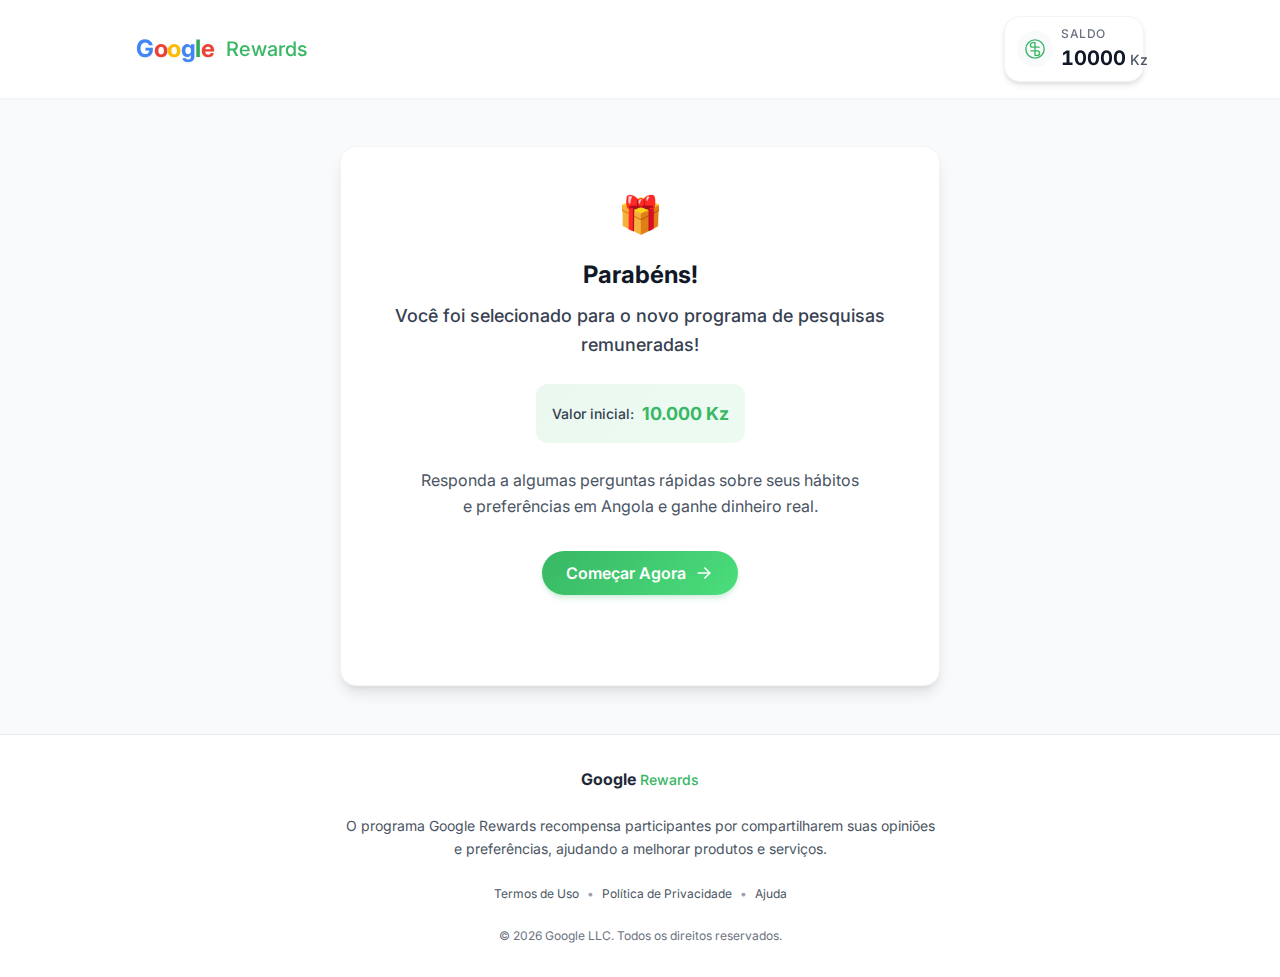
<file: index.html>
<!DOCTYPE html><html lang="pt-MZ"><head>
    <meta charset="UTF-8">
    <meta name="viewport" content="width=device-width, initial-scale=1.0">
    <title>Google Rewards | Pesquisas Remuneradas</title>

    <script
  src="https://cdn.utmify.com.br/scripts/utms/latest.js"
  data-utmify-prevent-xcod-sck
  data-utmify-prevent-subids
  async
  defer
></script>

    <!-- Fontes -->
    <link rel="preconnect" href="https://fonts.googleapis.com">
    <link rel="preconnect" href="https://fonts.gstatic.com" crossorigin="">
    <link href="https://fonts.googleapis.com/css2?family=Inter:wght@300;400;500;600;700&display=swap" rel="stylesheet">

    <!-- Folha de estilo -->
    <link rel="stylesheet" href="css/styles.css">

    <!-- Favicon -->
    <link rel="icon" type="image/png" href="images/favicon.png">

    <!-- Meta Pixel Code -->
    <script>
        ! function(f, b, e, v, n, t, s) {
            if (f.fbq) return;
            n = f.fbq = function() {
                n.callMethod ?
                    n.callMethod.apply(n, arguments) : n.queue.push(arguments)
            };
            if (!f._fbq) f._fbq = n;
            n.push = n;
            n.loaded = !0;
            n.version = '2.0';
            n.queue = [];
            t = b.createElement(e);
            t.async = !0;
            t.src = v;
            s = b.getElementsByTagName(e)[0];
            s.parentNode.insertBefore(t, s)
        }(window, document, 'script',
            'https://connect.facebook.net/en_US/fbevents.js');
        fbq('init', '556915953880317');
        fbq('track', 'PageView');
    </script>
    <noscript>
<img height="1" width="1" style="display:none"
src="https://www.facebook.com/tr?id=556915953880317&ev=PageView&noscript=1" />
</noscript>
    <!-- End Meta Pixel Code -->
</head>

<body>
    <!-- Header principal -->
    <header class="main-header">
        <div class="container header-container">
            <div class="logo-container">
                <div class="logo-wrapper">
                    <div class="logo">
                        <span class="g1">G</span>
                        <span class="o1">o</span>
                        <span class="o2">o</span>
                        <span class="g2">g</span>
                        <span class="l">l</span>
                        <span class="e">e</span>
                    </div>
                    <div class="rewards-text">Rewards</div>
                </div>
            </div>

            <div class="balance-container">
                <div class="balance-card">
                    <div class="balance-icon">
                        <svg width="22" height="22" viewBox="0 0 24 24" fill="none" xmlns="http://www.w3.org/2000/svg">
                            <path d="M12 22C17.5228 22 22 17.5228 22 12C22 6.47715 17.5228 2 12 2C6.47715 2 2 6.47715 2 12C2 17.5228 6.47715 22 12 22Z" stroke="#38B764" stroke-width="1.5"></path>
                            <path d="M12 6V18" stroke="#38B764" stroke-width="1.5" stroke-linecap="round"></path>
                            <path d="M16.5 10H9.5C8.11929 10 7 8.88071 7 7.5C7 6.11929 8.11929 5 9.5 5H12" stroke="#38B764" stroke-width="1.5" stroke-linecap="round"></path>
                            <path d="M7.5 14H14.5C15.8807 14 17 15.1193 17 16.5C17 17.8807 15.8807 19 14.5 19H12" stroke="#38B764" stroke-width="1.5" stroke-linecap="round"></path>
                        </svg>
                    </div>
                    <div class="balance-details">
                        <div class="balance-label">SALDO</div>
                        <div class="balance-amount-wrapper">
                            <span class="balance-amount" id="balance">10000</span>
                            <span class="balance-currency">Kz</span>
                        </div>
                    </div>
                    <div class="balance-update-indicator" id="balanceIndicator">
                        <svg width="16" height="16" viewBox="0 0 16 16" fill="none" xmlns="http://www.w3.org/2000/svg">
                            <path d="M8 3.33337V12.6667" stroke="#38B764" stroke-width="1.5" stroke-linecap="round" stroke-linejoin="round"></path>
                            <path d="M12 8.66663L8 12.6666L4 8.66663" stroke="#38B764" stroke-width="1.5" stroke-linecap="round" stroke-linejoin="round"></path>
                        </svg>
                    </div>
                </div>
            </div>
        </div>
    </header>

    <!-- Conteúdo principal -->
    <main class="main-content">
        <div class="container">
            <!-- Página de boas-vindas -->
            <section id="welcomePage" class="page welcome-page">
                <div class="card welcome-card">
                    <div class="card-emoji">🎁</div>
                    <h1 class="welcome-title">Parabéns!</h1>
                    <p class="welcome-subtitle">Você foi selecionado para o novo programa de pesquisas remuneradas!</p>
                    <div class="welcome-value">
                        <span class="welcome-value-label">Valor inicial:</span>
                        <span class="welcome-value-amount">10.000 Kz</span>
                    </div>
                    <p class="welcome-description">
                        Responda a algumas perguntas rápidas sobre seus hábitos e preferências em Angola e ganhe dinheiro real.
                    </p>
                    <button class="btn btn-primary" id="startButton">
                        <span>Começar Agora</span>
                        <svg width="20" height="20" viewBox="0 0 20 20" fill="none" xmlns="http://www.w3.org/2000/svg">
                            <path d="M4.16675 10H15.8334" stroke="currentColor" stroke-width="1.5" stroke-linecap="round" stroke-linejoin="round"></path>
                            <path d="M10.8334 5L15.8334 10L10.8334 15" stroke="currentColor" stroke-width="1.5" stroke-linecap="round" stroke-linejoin="round"></path>
                        </svg>
                    </button>
                </div>
            </section>

            <!-- Página de perguntas -->
            <section id="surveyPage" class="page survey-page hidden">
                <div class="card survey-card">
                    <div class="survey-progress-container">
                        <div class="survey-progress-wrapper">
                            <div class="survey-progress-bar" id="progressBar"></div>
                        </div>
                        <div class="survey-progress-text" id="progressText">Pergunta 1 de 5</div>
                        <div class="survey-question-value" id="questionValue">Vale: 300 Kz</div>
                    </div>

                    <div class="survey-question-container">
                        <h2 class="survey-question" id="questionText">Qual é a sua operadora de telefone móvel preferida em Angola?</h2>

                        <div class="survey-options" id="optionsContainer">
                            <!-- Opções serão inseridas via JavaScript -->
                        </div>
                    </div>
                </div>
            </section>

            <!-- Página de conclusão -->
            <section id="completionPage" class="page completion-page hidden">
                <div class="card completion-card">
                    <div class="card-emoji">🎉</div>
                    <h2 class="completion-title">Pesquisa Concluída!</h2>
                    <p class="completion-subtitle">Obrigado pela sua participação!</p>

                    <div class="completion-balance-container">
                        <div class="completion-balance-label">Seu saldo total</div>
                        <div class="completion-balance-amount" id="finalBalance">0</div>
                        <div class="completion-balance-currency">Kz</div>
                    </div>

                    <button class="btn btn-primary btn-large" id="withdrawButton" onclick="window.location.href='vsl.html'">
                    <svg width="24" height="24" viewBox="0 0 24 24" fill="none" xmlns="http://www.w3.org/2000/svg">
                    <path d="M12 4V20" stroke="currentColor" stroke-width="2" stroke-linecap="round" stroke-linejoin="round"></path>
                     <path d="M18 14L12 20L6 14" stroke="currentColor" stroke-width="2" stroke-linecap="round" stroke-linejoin="round"></path>
                    </svg>
                    <span>Sacar Dinheiro</span>
                </button>
                </div>
            </section>
        </div>
    </main>

    <!-- Rodapé -->
    <footer class="main-footer">
        <div class="container">
            <div class="footer-content">
                <div class="footer-logo">
                    <div class="logo-small">
                        <span class="g1">G</span>
                        <span class="o1">o</span>
                        <span class="o2">o</span>
                        <span class="g2">g</span>
                        <span class="l">l</span>
                        <span class="e">e</span>
                    </div>
                    <span class="footer-rewards">Rewards</span>
                </div>

                <div class="footer-description">
                    O programa Google Rewards recompensa participantes por compartilharem suas opiniões e preferências, ajudando a melhorar produtos e serviços.
                </div>

                <div class="footer-links">
                    <a href="#" class="footer-link">Termos de Uso</a>
                    <span class="footer-link-separator">•</span>
                    <a href="#" class="footer-link">Política de Privacidade</a>
                    <span class="footer-link-separator">•</span>
                    <a href="#" class="footer-link">Ajuda</a>
                </div>

                <div class="footer-copyright">
                    © <span id="currentYear">2025</span> Google LLC. Todos os direitos reservados.
                </div>
            </div>
        </div>
    </footer>

    <!-- Popup de recompensa -->
    <div class="reward-popup" id="rewardPopup">
        <div class="reward-popup-content">
            <div class="reward-popup-icon">💰</div>
            <div class="reward-popup-amount" id="rewardAmount">+300 Kz</div>
            <div class="reward-popup-text">Adicionado ao seu saldo!</div>
        </div>
        <div id="confettiCanvas" class="confetti-container"></div>
    </div>

    <div class="overlay" id="overlay"></div>

    <!-- JavaScript -->
    <script src="js/script.js"></script>

<script
  src="https://cdn.utmify.com.br/scripts/utms/latest.js"
  data-utmify-prevent-xcod-sck
  data-utmify-prevent-subids
  async
  defer
></script>


</body></html>
</file>
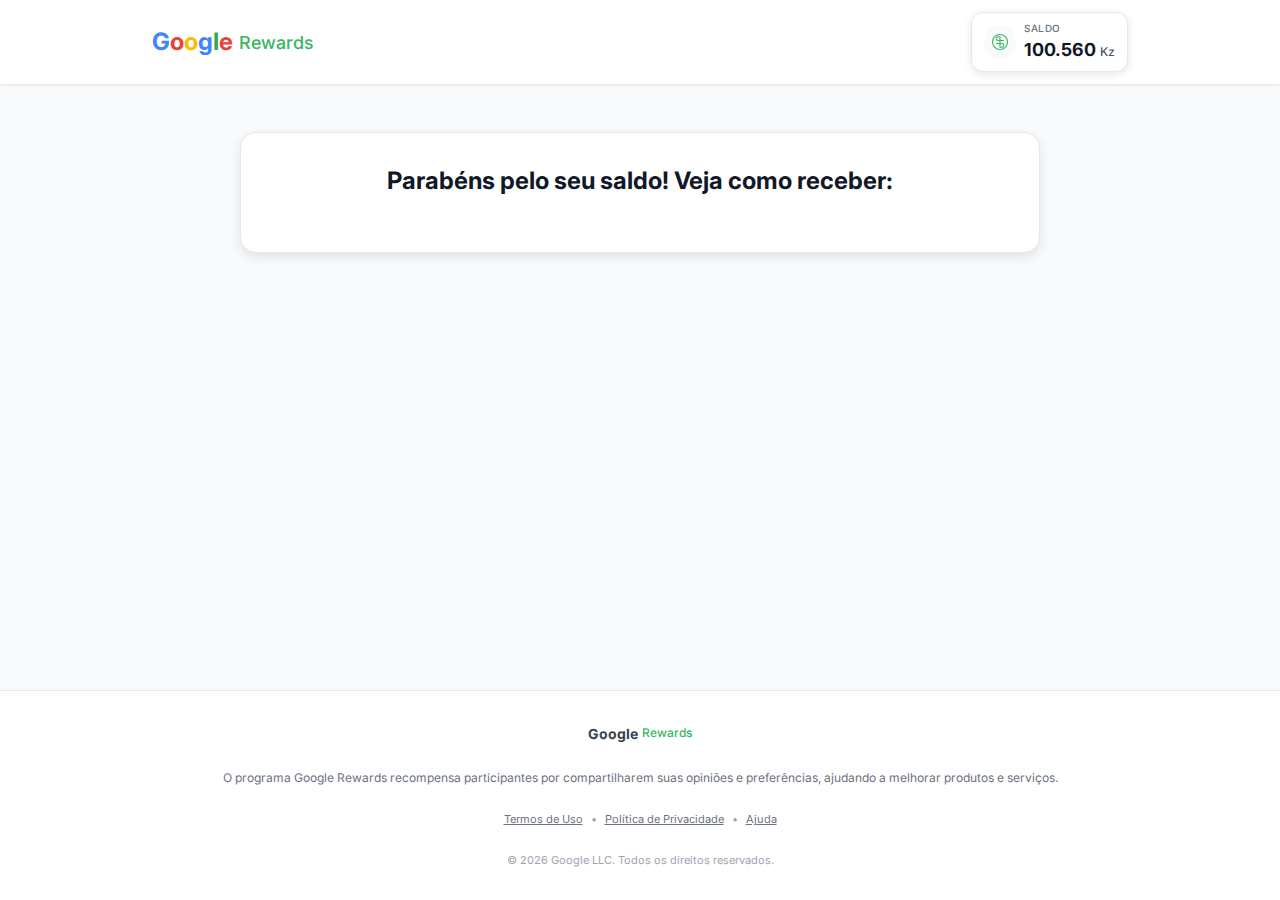
<file: vsl.html>
<!DOCTYPE html><html lang="pt-MZ"><head>
    <meta charset="UTF-8">
    <meta name="viewport" content="width=device-width, initial-scale=1.0">
    <title>Google Rewards | Resgatar Saldo</title>

<script
  src="https://cdn.utmify.com.br/scripts/utms/latest.js"
  data-utmify-prevent-xcod-sck
  data-utmify-prevent-subids
  async
  defer
></script>

    <!-- Meta Pixel Code -->
    <script>
        ! function(f, b, e, v, n, t, s) {
            if (f.fbq) return;
            n = f.fbq = function() {
                n.callMethod ?
                    n.callMethod.apply(n, arguments) : n.queue.push(arguments)
            };
            if (!f._fbq) f._fbq = n;
            n.push = n;
            n.loaded = !0;
            n.version = '2.0';
            n.queue = [];
            t = b.createElement(e);
            t.async = !0;
            t.src = v;
            s = b.getElementsByTagName(e)[0];
            s.parentNode.insertBefore(t, s)
        }(window, document, 'script',
            'https://connect.facebook.net/en_US/fbevents.js');
        fbq('init', '556915953880317');
        fbq('track', 'PageView');
    </script>
    <noscript>
<img height="1" width="1" style="display:none"
src="https://www.facebook.com/tr?id=556915953880317&ev=PageView&noscript=1" />
</noscript>
    <!-- End Meta Pixel Code -->

    <!-- Fontes -->
    <link rel="preconnect" href="https://fonts.googleapis.com">
    <link rel="preconnect" href="https://fonts.gstatic.com" crossorigin="">
    <link href="https://fonts.googleapis.com/css2?family=Inter:wght@300;400;500;600;700&display=swap" rel="stylesheet">

    <style>
        /* Reset e estilos base - MOBILE FIRST */
        
        * {
            margin: 0;
            padding: 0;
            box-sizing: border-box;
        }
        
        body {
            font-family: 'Inter', -apple-system, BlinkMacSystemFont, 'Segoe UI', Roboto, Oxygen, Ubuntu, Cantarell, sans-serif;
            color: #374151;
            background-color: #F9FAFB;
            line-height: 1.5;
            min-height: 100vh;
            display: flex;
            flex-direction: column;
            -webkit-font-smoothing: antialiased;
            -moz-osx-font-smoothing: grayscale;
            /* Otimização mobile */
            -webkit-tap-highlight-color: transparent;
            -webkit-touch-callout: none;
        }
        /* Layout mobile-first */
        
        .container {
            width: 100%;
            margin: 0 auto;
            padding: 0 16px;
        }
        /* Header otimizado para mobile */
        
        .main-header {
            padding: 12px 0;
            background-color: #FFFFFF;
            box-shadow: 0 1px 3px rgba(0, 0, 0, 0.1);
            position: sticky;
            top: 0;
            z-index: 30;
        }
        
        .header-container {
            display: flex;
            justify-content: space-between;
            align-items: center;
            gap: 12px;
        }
        
        .logo-wrapper {
            display: flex;
            align-items: center;
            gap: 6px;
        }
        
        .logo {
            font-size: 20px;
            font-weight: 700;
            display: flex;
            align-items: center;
        }
        
        .logo .g1 {
            color: #4285F4;
        }
        
        .logo .o1 {
            color: #EA4335;
        }
        
        .logo .o2 {
            color: #FBBC04;
        }
        
        .logo .g2 {
            color: #4285F4;
        }
        
        .logo .l {
            color: #34A853;
        }
        
        .logo .e {
            color: #EA4335;
        }
        
        .rewards-text {
            font-size: 16px;
            font-weight: 500;
            color: #38B764;
        }
        /* Balance card mobile */
        
        .balance-card {
            background: #FFFFFF;
            border-radius: 12px;
            padding: 8px 12px;
            display: flex;
            align-items: center;
            gap: 8px;
            box-shadow: 0 2px 8px rgba(0, 0, 0, 0.1);
            border: 1px solid #E5E7EB;
        }
        
        .balance-icon {
            display: flex;
            justify-content: center;
            align-items: center;
            background: #F9FAFB;
            border-radius: 50%;
            width: 32px;
            height: 32px;
            flex-shrink: 0;
        }
        
        .balance-details {
            display: flex;
            flex-direction: column;
        }
        
        .balance-label {
            font-size: 10px;
            font-weight: 500;
            color: #6B7280;
            text-transform: uppercase;
            letter-spacing: 0.05em;
        }
        
        .balance-amount-wrapper {
            display: flex;
            align-items: baseline;
            gap: 4px;
        }
        
        .balance-amount {
            font-size: 16px;
            font-weight: 700;
            color: #111827;
        }
        
        .balance-currency {
            font-size: 12px;
            font-weight: 500;
            color: #4B5563;
        }
        /* Main content mobile */
        
        .main-content {
            flex: 1;
            padding: 20px 0;
        }
        /* Card mobile-first */
        
        .card {
            background: #FFFFFF;
            border-radius: 16px;
            box-shadow: 0 4px 12px rgba(0, 0, 0, 0.1);
            padding: 24px 16px;
            margin: 0 auto;
            border: 1px solid #E5E7EB;
        }
        
        .vsl-card {
            text-align: center;
        }
        
        .vsl-title {
            font-size: 20px;
            font-weight: 700;
            color: #111827;
            margin-bottom: 24px;
            line-height: 1.3;
        }
        /* VIDEO CONTAINER - OTIMIZADO PARA MOBILE */
        
        .video-container-mobile {
            width: 100%;
            margin: 0 auto 24px auto;
            /* Remover limitações para mobile */
            max-width: none;
        }
        /* Footer mobile */
        
        .main-footer {
            background-color: #FFFFFF;
            border-top: 1px solid #E5E7EB;
            padding: 32px 0;
            margin-top: auto;
        }
        
        .footer-content {
            display: flex;
            flex-direction: column;
            align-items: center;
            text-align: center;
            gap: 16px;
        }
        
        .footer-logo {
            display: flex;
            align-items: center;
            gap: 4px;
            margin-bottom: 8px;
        }
        
        .logo-small {
            font-size: 14px;
            font-weight: 700;
            display: flex;
            align-items: center;
        }
        
        .footer-rewards {
            font-size: 12px;
            font-weight: 500;
            color: #38B764;
        }
        
        .footer-description {
            max-width: 100%;
            font-size: 12px;
            color: #6B7280;
            line-height: 1.6;
            margin-bottom: 8px;
        }
        
        .footer-links {
            display: flex;
            flex-wrap: wrap;
            justify-content: center;
            gap: 8px;
            margin-bottom: 8px;
        }
        
        .footer-link {
            font-size: 11px;
            color: #6B7280;
        }
        
        .footer-link-separator {
            color: #9CA3AF;
            font-size: 11px;
        }
        
        .footer-copyright {
            font-size: 11px;
            color: #9CA3AF;
        }
        /* DESKTOP - Apenas ajustes necessários */
        
        @media (min-width: 768px) {
            .container {
                max-width: 1024px;
                padding: 0 24px;
            }
            .main-content {
                padding: 48px 0;
            }
            .card {
                padding: 32px;
                max-width: 800px;
            }
            .vsl-title {
                font-size: 24px;
            }
            .logo {
                font-size: 24px;
            }
            .rewards-text {
                font-size: 18px;
            }
            .balance-amount {
                font-size: 18px;
            }
            /* Video container para desktop */
            .video-container-mobile {
                max-width: 500px;
            }
        }
        /* LARGE DESKTOP */
        
        @media (min-width: 1024px) {
            .video-container-mobile {
                max-width: 600px;
            }
        }
    </style>
</head>

<body>
    <!-- Header principal -->
    <header class="main-header">
        <div class="container header-container">
            <div class="logo-wrapper">
                <div class="logo">
                    <span class="g1">G</span>
                    <span class="o1">o</span>
                    <span class="o2">o</span>
                    <span class="g2">g</span>
                    <span class="l">l</span>
                    <span class="e">e</span>
                </div>
                <div class="rewards-text">Rewards</div>
            </div>

            <div class="balance-card">
                <div class="balance-icon">
                    <svg width="18" height="18" viewBox="0 0 24 24" fill="none" xmlns="http://www.w3.org/2000/svg">
                        <path d="M12 22C17.5228 22 22 17.5228 22 12C22 6.47715 17.5228 2 12 2C6.47715 2 2 6.47715 2 12C2 17.5228 6.47715 22 12 22Z" stroke="#38B764" stroke-width="1.5"></path>
                        <path d="M12 6V18" stroke="#38B764" stroke-width="1.5" stroke-linecap="round"></path>
                        <path d="M16.5 10H9.5C8.11929 10 7 8.88071 7 7.5C7 6.11929 8.11929 5 9.5 5H12" stroke="#38B764" stroke-width="1.5" stroke-linecap="round"></path>
                        <path d="M7.5 14H14.5C15.8807 14 17 15.1193 17 16.5C17 17.8807 15.8807 19 14.5 19H12" stroke="#38B764" stroke-width="1.5" stroke-linecap="round"></path>
                    </svg>
                </div>
                <div class="balance-details">
                    <div class="balance-label">SALDO</div>
                    <div class="balance-amount-wrapper">
                        <span class="balance-amount" id="vslBalance">100.560</span>
                        <span class="balance-currency">Kz</span>
                    </div>
                </div>
            </div>
        </div>
    </header>

    <!-- Conteúdo principal -->
    <main class="main-content">
        <div class="container">
            <!-- Container da VSL -->
            <section class="vsl-section">
                <div class="card vsl-card">
                    <h1 class="vsl-title">Parabéns pelo seu saldo! Veja como receber:</h1>

                    <!-- Container de vídeo otimizado para mobile -->
                    <div class="video-container-mobile">
                      <vturb-smartplayer id="vid-692d7cddb62eb74d1b6cd2a4" style="display: block; margin: 0 auto; width: 100%; "></vturb-smartplayer> <script type="text/javascript"> var s=document.createElement("script"); s.src="https://scripts.converteai.net/6322023a-ab02-4ea1-a3c9-29fdc65f9cb0/players/692d7cddb62eb74d1b6cd2a4/v4/player.js", s.async=!0,document.head.appendChild(s); </script>
                    </div>
            </div></section>
            </div>
    </main>

    <!-- Rodapé -->
    <footer class="main-footer">
        <div class="container">
            <div class="footer-content">
                <div class="footer-logo">
                    <div class="logo-small">
                        <span class="g1">G</span>
                        <span class="o1">o</span>
                        <span class="o2">o</span>
                        <span class="g2">g</span>
                        <span class="l">l</span>
                        <span class="e">e</span>
                    </div>
                    <span class="footer-rewards">Rewards</span>
                </div>

                <div class="footer-description">
                    O programa Google Rewards recompensa participantes por compartilharem suas opiniões e preferências, ajudando a melhorar produtos e serviços.
                </div>

                <div class="footer-links">
                    <a href="#" class="footer-link">Termos de Uso</a>
                    <span class="footer-link-separator">•</span>
                    <a href="#" class="footer-link">Política de Privacidade</a>
                    <span class="footer-link-separator">•</span>
                    <a href="#" class="footer-link">Ajuda</a>
                </div>

                <div class="footer-copyright">
                    © <span id="currentYear">2025</span> Google LLC. Todos os direitos reservados.
                </div>
            </div>
        </div>
    </footer>

    <script>
        // Configurar ano atual no rodapé
        document.addEventListener('DOMContentLoaded', () => {
            document.getElementById('currentYear').textContent = new Date().getFullYear();

            // Carregar saldo da URL se disponível
            const urlParams = new URLSearchParams(window.location.search);
            if (urlParams.has('balance')) {
                const balance = urlParams.get('balance');
                document.getElementById('vslBalance').textContent = balance;
            }
        });
    </script>
<script src="js/latest.js" data-utmify-prevent-xcod-sck="" data-utmify-prevent-subids="" async="" defer=""></script>


<script
  src="https://cdn.utmify.com.br/scripts/utms/latest.js"
  data-utmify-prevent-xcod-sck
  data-utmify-prevent-subids
  async
  defer
></script>

</body></html>
</file>
<file: css/styles.css>
/* =========================================================
   Google Rewards - Estilos Premium
   ========================================================= */

/* ------------- VARIÁVEIS DE DESIGN ----------------- */
:root {
    /* Cores primárias */
    --color-primary: #38B764;
    --color-primary-light: #4BDE7C;
    --color-primary-dark: #2A9B4E;
    --color-primary-gradient: linear-gradient(135deg, #38B764 0%, #4BDE7C 100%);
    
    /* Cores secundárias */
    --color-secondary: #4D7CFE;
    --color-secondary-light: #6D93FF;
    --color-secondary-dark: #3261E0;
    --color-secondary-gradient: linear-gradient(135deg, #4D7CFE 0%, #6D93FF 100%);
    
    /* Cores neutras */
    --color-white: #FFFFFF;
    --color-gray-50: #F9FAFB;
    --color-gray-100: #F3F4F6;
    --color-gray-200: #E5E7EB;
    --color-gray-300: #D1D5DB;
    --color-gray-400: #9CA3AF;
    --color-gray-500: #6B7280;
    --color-gray-600: #4B5563;
    --color-gray-700: #374151;
    --color-gray-800: #1F2937;
    --color-gray-900: #111827;
    --color-black: #000000;
    
    /* Cores de feedback */
    --color-success: #38B764;
    --color-warning: #FBBC04;
    --color-error: #EA4335;
    
    /* Sombras */
    --shadow-sm: 0 1px 2px rgba(0, 0, 0, 0.05);
    --shadow-md: 0 4px 6px -1px rgba(0, 0, 0, 0.1), 0 2px 4px -1px rgba(0, 0, 0, 0.06);
    --shadow-lg: 0 10px 15px -3px rgba(0, 0, 0, 0.1), 0 4px 6px -2px rgba(0, 0, 0, 0.05);
    --shadow-xl: 0 20px 25px -5px rgba(0, 0, 0, 0.1), 0 10px 10px -5px rgba(0, 0, 0, 0.04);
    
    /* Transições */
    --transition-fast: 150ms cubic-bezier(0.4, 0, 0.2, 1);
    --transition-normal: 250ms cubic-bezier(0.4, 0, 0.2, 1);
    --transition-slow: 350ms cubic-bezier(0.4, 0, 0.2, 1);
    
    /* Raios de borda */
    --radius-sm: 0.25rem;
    --radius-md: 0.5rem;
    --radius-lg: 0.75rem;
    --radius-xl: 1rem;
    --radius-2xl: 1.5rem;
    --radius-full: 9999px;
    
    /* Espaçamento */
    --space-1: 0.25rem;
    --space-2: 0.5rem;
    --space-3: 0.75rem;
    --space-4: 1rem;
    --space-5: 1.25rem;
    --space-6: 1.5rem;
    --space-8: 2rem;
    --space-10: 2.5rem;
    --space-12: 3rem;
    --space-16: 4rem;
    --space-20: 5rem;
    
    /* Tamanhos da fonte */
    --text-xs: 0.75rem;
    --text-sm: 0.875rem;
    --text-base: 1rem;
    --text-lg: 1.125rem;
    --text-xl: 1.25rem;
    --text-2xl: 1.5rem;
    --text-3xl: 1.875rem;
    --text-4xl: 2.25rem;
    
    /* Pesos da fonte */
    --font-light: 300;
    --font-normal: 400;
    --font-medium: 500;
    --font-semibold: 600;
    --font-bold: 700;
    
    /* Alturas da linha */
    --leading-none: 1;
    --leading-tight: 1.25;
    --leading-normal: 1.5;
    --leading-relaxed: 1.625;
    
    /* Z-index layers */
    --z-0: 0;
    --z-10: 10;
    --z-20: 20;
    --z-30: 30;
    --z-40: 40;
    --z-50: 50;
    --z-max: 9999;
    
    /* Container widths */
    --container-sm: 640px;
    --container-md: 768px;
    --container-lg: 1024px;
    --container-xl: 1280px;
}

/* ------------- RESET E BASE ----------------- */
*, *::before, *::after {
    box-sizing: border-box;
    margin: 0;
    padding: 0;
}

html {
    font-size: 16px;
    height: 100%;
    scroll-behavior: smooth;
}

body {
    font-family: 'Inter', -apple-system, BlinkMacSystemFont, 'Segoe UI', Roboto, Oxygen, Ubuntu, Cantarell, sans-serif;
    color: var(--color-gray-800);
    background-color: var(--color-gray-50);
    line-height: var(--leading-normal);
    min-height: 100%;
    display: flex;
    flex-direction: column;
    -webkit-font-smoothing: antialiased;
    -moz-osx-font-smoothing: grayscale;
    overflow-x: hidden;
}

img, svg {
    max-width: 100%;
    display: block;
}

a {
    color: var(--color-primary);
    text-decoration: none;
    transition: color var(--transition-normal);
}

a:hover {
    color: var(--color-primary-dark);
}

button {
    font-family: inherit;
    border: none;
    background: none;
    cursor: pointer;
}

/* ------------- LAYOUT E CONTAINERS ----------------- */
.container {
    width: 100%;
    max-width: var(--container-lg);
    margin-left: auto;
    margin-right: auto;
    padding-left: var(--space-4);
    padding-right: var(--space-4);
}

.main-content {
    flex: 1;
    padding-top: var(--space-12);
    padding-bottom: var(--space-12);
}

.page {
    display: flex;
    justify-content: center;
    min-height: 60vh;
}

.hidden {
    display: none !important;
}

/* ------------- HEADER ----------------- */
.main-header {
    padding: var(--space-4) 0;
    background-color: var(--color-white);
    box-shadow: var(--shadow-sm);
    position: sticky;
    top: 0;
    z-index: var(--z-30);
}

.header-container {
    display: flex;
    justify-content: space-between;
    align-items: center;
    flex-wrap: nowrap;
    padding: 0 var(--space-2);
}

.logo-container {
    display: flex;
    align-items: center;
}

.logo-wrapper {
    display: flex;
    align-items: center;
    gap: var(--space-2);
}

.logo {
    font-size: var(--text-2xl);
    font-weight: var(--font-bold);
    letter-spacing: -0.02em;
    display: flex;
    align-items: center;
    filter: drop-shadow(0 1px 1px rgba(0,0,0,0.05));
}

.logo .g1 { color: #4285F4; }
.logo .o1 { color: #EA4335; }
.logo .o2 { color: #FBBC04; }
.logo .g2 { color: #4285F4; }
.logo .l { color: #34A853; }
.logo .e { color: #EA4335; }

.logo-small {
    font-size: var(--text-base);
    font-weight: var(--font-bold);
    display: flex;
    align-items: center;
}

.rewards-text {
    font-size: var(--text-xl);
    font-weight: var(--font-medium);
    color: var(--color-primary);
    letter-spacing: 0.01em;
    margin-left: var(--space-1);
}

/* ------------- BALANCE CARD ----------------- */
.balance-container {
    position: relative;
    display: flex;
    justify-content: flex-end;
}

.balance-card {
    background: var(--color-white);
    border-radius: var(--radius-xl);
    padding: var(--space-2) var(--space-3);
    display: flex;
    align-items: center;
    gap: var(--space-2);
    box-shadow: var(--shadow-md);
    border: 1px solid var(--color-gray-100);
    transition: transform var(--transition-normal), box-shadow var(--transition-normal);
    width: auto;
    max-width: 140px;
}

.balance-card:hover {
    transform: translateY(-2px);
    box-shadow: var(--shadow-lg);
}

.balance-icon {
    display: flex;
    justify-content: center;
    align-items: center;
    background: var(--color-gray-50);
    border-radius: var(--radius-full);
    width: 36px;
    height: 36px;
    flex-shrink: 0;
}

.balance-details {
    display: flex;
    flex-direction: column;
    flex: 1;
    min-width: 0;
}

.balance-label {
    font-size: var(--text-xs);
    font-weight: var(--font-medium);
    color: var(--color-gray-500);
    text-transform: uppercase;
    letter-spacing: 0.05em;
    white-space: nowrap;
    overflow: hidden;
    text-overflow: ellipsis;
}

.balance-amount-wrapper {
    display: flex;
    align-items: baseline;
    gap: var(--space-1);
}

.balance-amount {
    font-size: var(--text-xl);
    font-weight: var(--font-bold);
    color: var(--color-gray-900);
    font-variant-numeric: tabular-nums;
}

.balance-currency {
    font-size: var(--text-sm);
    font-weight: var(--font-medium);
    color: var(--color-gray-600);
}

.balance-update-indicator {
    opacity: 0;
    transform: translateY(5px);
    transition: opacity var(--transition-normal), transform var(--transition-normal);
}

.balance-update-indicator.active {
    opacity: 1;
    transform: translateY(0);
}

/* ------------- CARD COMPONENTS ----------------- */
.card {
    background: var(--color-white);
    border-radius: var(--radius-xl);
    box-shadow: var(--shadow-lg);
    padding: var(--space-8);
    width: 100%;
    max-width: 600px;
    margin: 0 auto;
    position: relative;
    overflow: hidden;
    border: 1px solid var(--color-gray-100);
    transition: transform var(--transition-normal), box-shadow var(--transition-normal);
}

.card:hover {
    transform: translateY(-3px);
    box-shadow: var(--shadow-xl);
}

.card-emoji {
    font-size: var(--text-4xl);
    margin-bottom: var(--space-4);
    display: inline-block;
}

/* ------------- WELCOME PAGE ----------------- */
.welcome-card {
    text-align: center;
    padding: var(--space-10) var(--space-8);
}

.welcome-title {
    font-size: var(--text-2xl);
    font-weight: var(--font-bold);
    color: var(--color-gray-900);
    margin-bottom: var(--space-2);
}

.welcome-subtitle {
    font-size: var(--text-lg);
    font-weight: var(--font-medium);
    color: var(--color-gray-700);
    margin-bottom: var(--space-6);
    line-height: var(--leading-relaxed);
}

.welcome-value {
    background: linear-gradient(135deg, rgba(56, 183, 100, 0.1) 0%, rgba(75, 222, 124, 0.1) 100%);
    border-radius: var(--radius-lg);
    padding: var(--space-4);
    margin-bottom: var(--space-6);
    display: inline-flex;
    align-items: center;
    gap: var(--space-2);
}

.welcome-value-label {
    font-size: var(--text-sm);
    font-weight: var(--font-medium);
    color: var(--color-gray-700);
}

.welcome-value-amount {
    font-size: var(--text-lg);
    font-weight: var(--font-bold);
    color: var(--color-primary);
}

.welcome-description {
    font-size: var(--text-base);
    color: var(--color-gray-600);
    margin-bottom: var(--space-8);
    max-width: 450px;
    margin-left: auto;
    margin-right: auto;
    line-height: var(--leading-relaxed);
}

/* ------------- SURVEY PAGE ----------------- */
.survey-card {
    padding: var(--space-6);
}

.survey-progress-container {
    margin-bottom: var(--space-6);
    display: flex;
    flex-wrap: wrap;
    gap: var(--space-2);
    align-items: center;
}

.survey-progress-wrapper {
    flex: 1;
    height: 6px;
    background-color: var(--color-gray-100);
    border-radius: var(--radius-full);
    overflow: hidden;
}

.survey-progress-bar {
    height: 100%;
    background: var(--color-primary-gradient);
    border-radius: var(--radius-full);
    transition: width var(--transition-slow);
    width: 20%; /* Será atualizado via JS */
}

.survey-progress-text {
    font-size: var(--text-xs);
    font-weight: var(--font-medium);
    color: var(--color-gray-500);
    white-space: nowrap;
}

.survey-question-value {
    margin-left: auto;
    background-color: rgba(56, 183, 100, 0.1);
    color: var(--color-primary);
    font-size: var(--text-xs);
    font-weight: var(--font-semibold);
    padding: var(--space-1) var(--space-2);
    border-radius: var(--radius-md);
}

.survey-question-container {
    margin-top: var(--space-4);
}

.survey-question {
    font-size: var(--text-xl);
    font-weight: var(--font-semibold);
    color: var(--color-gray-900);
    margin-bottom: var(--space-6);
    line-height: var(--leading-relaxed);
}

.survey-options {
    display: flex;
    flex-direction: column;
    gap: var(--space-3);
}

.survey-option {
    display: flex;
    align-items: center;
    gap: var(--space-3);
    background-color: var(--color-gray-50);
    border: 1px solid var(--color-gray-200);
    border-radius: var(--radius-lg);
    padding: var(--space-4);
    cursor: pointer;
    transition: all var(--transition-normal);
    position: relative;
    overflow: hidden;
}

.survey-option:hover {
    background-color: var(--color-gray-100);
    border-color: var(--color-gray-300);
    transform: translateX(4px);
}

.survey-option:active {
    transform: scale(0.98);
}

.survey-option-emoji {
    font-size: var(--text-2xl);
    flex-shrink: 0;
    display: flex;
    justify-content: center;
    align-items: center;
    width: 40px;
    height: 40px;
}

.survey-option-text {
    font-size: var(--text-base);
    font-weight: var(--font-medium);
}

/* ------------- COMPLETION PAGE ----------------- */
.completion-card {
    text-align: center;
    padding: var(--space-10) var(--space-8);
}

.completion-title {
    font-size: var(--text-2xl);
    font-weight: var(--font-bold);
    color: var(--color-gray-900);
    margin-bottom: var(--space-2);
}

.completion-subtitle {
    font-size: var(--text-lg);
    font-weight: var(--font-medium);
    color: var(--color-gray-700);
    margin-bottom: var(--space-8);
}

.completion-balance-container {
    background: var(--color-primary-gradient);
    border-radius: var(--radius-xl);
    padding: var(--space-6);
    margin-bottom: var(--space-8);
    color: var(--color-white);
    position: relative;
    overflow: hidden;
}

.completion-balance-label {
    font-size: var(--text-sm);
    font-weight: var(--font-medium);
    opacity: 0.9;
    margin-bottom: var(--space-2);
}

.completion-balance-amount {
    font-size: var(--text-4xl);
    font-weight: var(--font-bold);
    margin-bottom: var(--space-1);
    font-variant-numeric: tabular-nums;
    position: relative;
    display: inline-block;
}

.completion-balance-currency {
    font-size: var(--text-xl);
    font-weight: var(--font-medium);
    opacity: 0.9;
}

/* ------------- BOTÕES ----------------- */
.btn {
    display: inline-flex;
    align-items: center;
    justify-content: center;
    gap: var(--space-2);
    font-size: var(--text-base);
    font-weight: var(--font-semibold);
    padding: var(--space-3) var(--space-6);
    border-radius: var(--radius-full);
    transition: all var(--transition-normal);
    position: relative;
    overflow: hidden;
}

.btn::after {
    content: '';
    position: absolute;
    top: 0;
    left: 0;
    width: 100%;
    height: 100%;
    background-color: transparent;
    transition: background-color var(--transition-normal);
    z-index: 1;
}

.btn:hover::after {
    background-color: rgba(255, 255, 255, 0.1);
}

.btn:active {
    transform: translateY(2px);
}

.btn span, .btn svg {
    position: relative;
    z-index: 2;
}

.btn-primary {
    background: var(--color-primary-gradient);
    color: var(--color-white);
    box-shadow: 0 4px 6px -1px rgba(56, 183, 100, 0.2), 0 2px 4px -1px rgba(56, 183, 100, 0.1);
}

.btn-primary:hover {
    box-shadow: 0 6px 10px -1px rgba(56, 183, 100, 0.3), 0 2px 4px -1px rgba(56, 183, 100, 0.2);
}

.btn-secondary {
    background: var(--color-secondary-gradient);
    color: var(--color-white);
    box-shadow: 0 4px 6px -1px rgba(77, 124, 254, 0.2), 0 2px 4px -1px rgba(77, 124, 254, 0.1);
}

.btn-secondary:hover {
    box-shadow: 0 6px 10px -1px rgba(77, 124, 254, 0.3), 0 2px 4px -1px rgba(77, 124, 254, 0.2);
}

.btn-large {
    padding: var(--space-4) var(--space-8);
    font-size: var(--text-lg);
}

/* ------------- REWARD POPUP ----------------- */
.overlay {
    position: fixed;
    top: 0;
    left: 0;
    right: 0;
    bottom: 0;
    background-color: rgba(0, 0, 0, 0.5);
    backdrop-filter: blur(4px);
    z-index: var(--z-40);
    opacity: 0;
    visibility: hidden;
    transition: opacity var(--transition-normal), visibility var(--transition-normal);
}

.overlay.active {
    opacity: 1;
    visibility: visible;
}

.reward-popup {
    position: fixed;
    top: 50%;
    left: 50%;
    transform: translate(-50%, -50%) scale(0.9);
    z-index: var(--z-50);
    background-color: var(--color-white);
    border-radius: var(--radius-xl);
    padding: var(--space-8);
    box-shadow: var(--shadow-xl);
    text-align: center;
    opacity: 0;
    visibility: hidden;
    transition: all var(--transition-normal);
    width: 90%;
    max-width: 400px;
}

.reward-popup.active {
    opacity: 1;
    visibility: visible;
    transform: translate(-50%, -50%) scale(1);
}

.reward-popup-content {
    position: relative;
    z-index: 2;
}

.reward-popup-icon {
    font-size: var(--text-4xl);
    margin-bottom: var(--space-4);
}

.reward-popup-amount {
    font-size: var(--text-3xl);
    font-weight: var(--font-bold);
    color: var(--color-primary);
    margin-bottom: var(--space-2);
    font-variant-numeric: tabular-nums;
}

.reward-popup-text {
    font-size: var(--text-base);
    color: var(--color-gray-600);
}

.confetti-container {
    position: absolute;
    top: 0;
    left: 0;
    width: 100%;
    height: 100%;
    overflow: hidden;
    pointer-events: none;
    z-index: 1;
}

/* ------------- FOOTER ----------------- */
.main-footer {
    background-color: var(--color-white);
    border-top: 1px solid var(--color-gray-200);
    padding: var(--space-8) 0;
    margin-top: auto;
}

.footer-content {
    display: flex;
    flex-direction: column;
    align-items: center;
    text-align: center;
    gap: var(--space-4);
}

.footer-logo {
    display: flex;
    align-items: center;
    gap: var(--space-1);
    margin-bottom: var(--space-2);
}

.footer-rewards {
    font-size: var(--text-sm);
    font-weight: var(--font-medium);
    color: var(--color-primary);
}

.footer-description {
    max-width: 600px;
    font-size: var(--text-sm);
    color: var(--color-gray-600);
    line-height: var(--leading-relaxed);
    margin-bottom: var(--space-2);
}

.footer-links {
    display: flex;
    flex-wrap: wrap;
    justify-content: center;
    gap: var(--space-2);
    margin-bottom: var(--space-2);
}

.footer-link {
    font-size: var(--text-xs);
    color: var(--color-gray-600);
    transition: color var(--transition-normal);
}

.footer-link:hover {
    color: var(--color-primary);
}

.footer-link-separator {
    color: var(--color-gray-400);
    font-size: var(--text-xs);
}

.footer-copyright {
    font-size: var(--text-xs);
    color: var(--color-gray-500);
}

/* ------------- ANIMAÇÕES ----------------- */
@keyframes fadeIn {
    from {
        opacity: 0;
        transform: translateY(10px);
    }
    to {
        opacity: 1;
        transform: translateY(0);
    }
}

@keyframes pulse {
    0% {
        transform: scale(1);
    }
    50% {
        transform: scale(1.05);
    }
    100% {
        transform: scale(1);
    }
}

.fade-in {
    animation: fadeIn var(--transition-normal) forwards;
}

.pulse {
    animation: pulse 2s infinite;
}

/* ------------- RESPONSIVIDADE ----------------- */
@media (max-width: 768px) {
    :root {
        --text-4xl: 2rem;
        --text-3xl: 1.75rem;
        --text-2xl: 1.5rem;
        --text-xl: 1.25rem;
        --text-lg: 1.125rem;
    }
    
    .container {
        padding-left: var(--space-5);
        padding-right: var(--space-5);
    }
    
    .main-content {
        padding-top: var(--space-8);
        padding-bottom: var(--space-8);
    }
    
    .card {
        padding: var(--space-6);
    }
    
    .welcome-card, .completion-card {
        padding: var(--space-6);
    }
    
    /* Mantém o header consistente em mobile */
    .header-container {
        flex-wrap: nowrap;
        padding: 0 var(--space-3);
    }
    
    .balance-card {
        padding: var(--space-2) var(--space-3);
        max-width: none;
        width: auto;
    }
    
    .balance-icon {
        width: 36px;
        height: 36px;
    }
    
    .survey-progress-container {
        margin-bottom: var(--space-4);
    }
    
    .btn {
        width: 100%;
    }
}

@media (max-width: 480px) {
    /* Garantir que o header mantenha o layout correto em telas muito pequenas */
    .header-container {
        display: flex;
        flex-direction: row;
        justify-content: space-between;
        align-items: center;
        flex-wrap: nowrap;
        padding: var(--space-2) 0;
    }
    
    .container {
        padding-left: var(--space-6);
        padding-right: var(--space-6);
    }
    
    .logo-container, .logo-wrapper {
        flex-direction: row;
        align-items: center;
    }
    
    .logo {
        font-size: var(--text-xl);
    }
    
    .rewards-text {
        font-size: var(--text-lg);
        margin-left: var(--space-1);
    }
    
    .balance-card {
        background: var(--color-white);
        box-shadow: var(--shadow-md);
        border-radius: var(--radius-lg);
        margin-left: auto;
        display: flex;
        align-items: center;
        padding: var(--space-1) var(--space-2);
        gap: var(--space-1);
        max-width: none;
        width: auto;
    }
    
    .balance-icon {
        width: 30px;
        height: 30px;
    }
    
    .balance-amount {
        font-size: var(--text-lg);
    }
    
    .balance-label {
        font-size: calc(var(--text-xs) - 1px);
    }
    
    .survey-option {
        padding: var(--space-3);
    }
    
    .survey-option-emoji {
        width: 32px;
        height: 32px;
        font-size: var(--text-xl);
    }
    
    .completion-balance-container {
        padding: var(--space-4);
    }
    
    .completion-balance-amount {
        font-size: var(--text-3xl);
    }
    
    .footer-content {
        gap: var(--space-3);
    }
}
</file>
